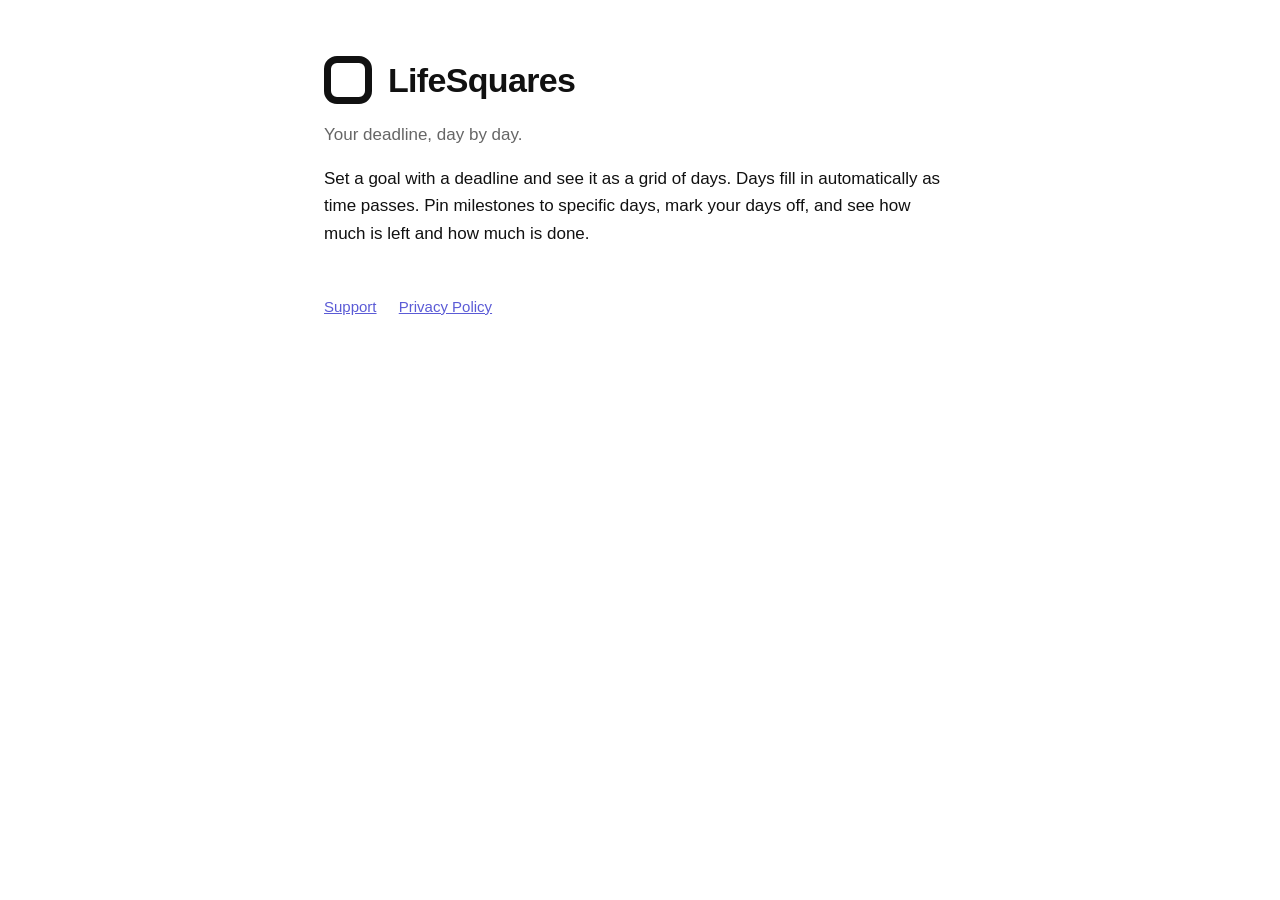
<file: index.html>
<!DOCTYPE html>
<html lang="en">
<head>
<meta charset="utf-8">
<meta name="viewport" content="width=device-width, initial-scale=1">
<title>LifeSquares</title>
<link rel="stylesheet" href="style.css">
</head>
<body>
<main>
  <h1 class="brand large"><span class="logo" aria-hidden="true"></span><span class="wordmark">LifeSquares</span></h1>
  <p class="muted">Your deadline, day by day.</p>
  <p>Set a goal with a deadline and see it as a grid of days. Days fill in automatically as time passes. Pin milestones to specific days, mark your days off, and see how much is left and how much is done.</p>
  <nav>
    <a href="support.html">Support</a>
    <a href="privacy.html">Privacy Policy</a>
  </nav>
</main>
</body>
</html>
</file>
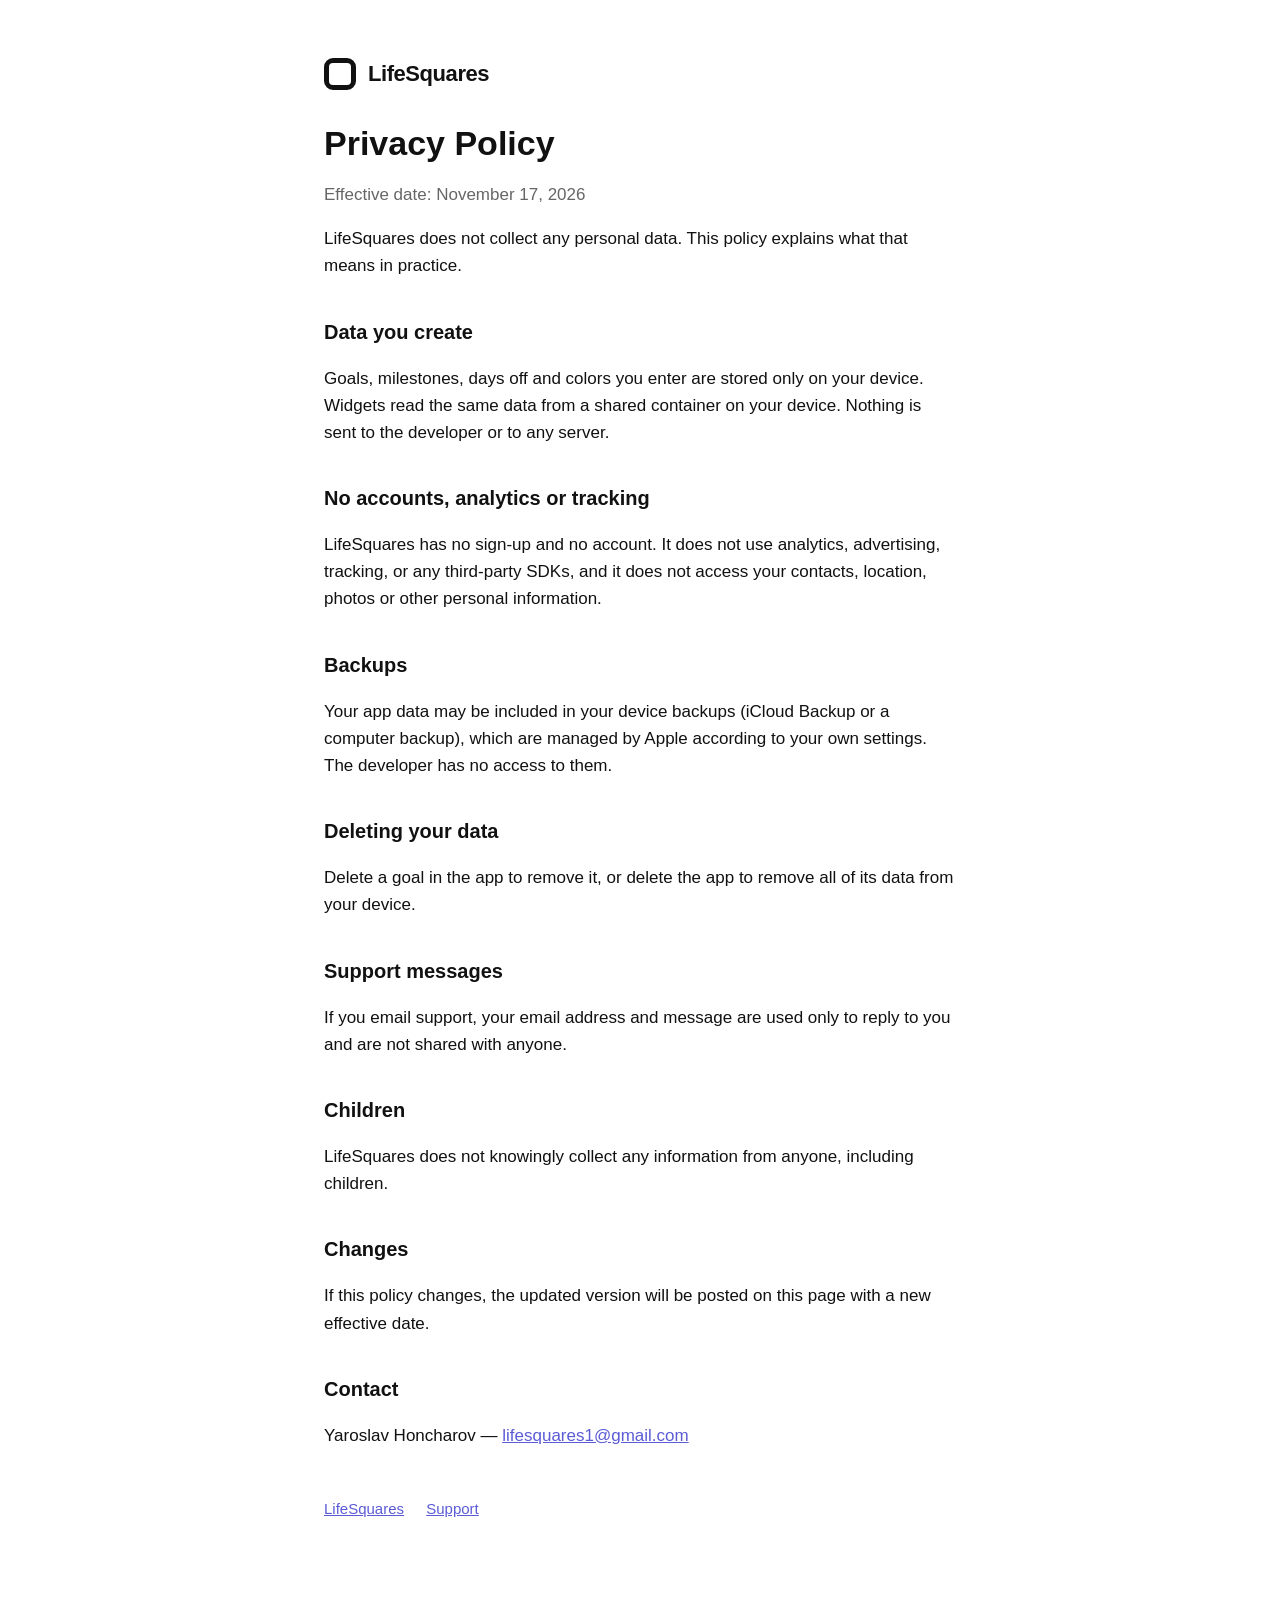
<file: privacy.html>
<!DOCTYPE html>
<html lang="en">
<head>
<meta charset="utf-8">
<meta name="viewport" content="width=device-width, initial-scale=1">
<title>LifeSquares — Privacy Policy</title>
<link rel="stylesheet" href="style.css">
</head>
<body>
<main>
  <a class="brand" href="index.html"><span class="logo" aria-hidden="true"></span><span class="wordmark">LifeSquares</span></a>
  <h1>Privacy Policy</h1>
  <p class="muted">Effective date: November 17, 2026</p>

  <p>LifeSquares does not collect any personal data. This policy explains what that means in practice.</p>

  <h2>Data you create</h2>
  <p>Goals, milestones, days off and colors you enter are stored only on your device. Widgets read the same data from a shared container on your device. Nothing is sent to the developer or to any server.</p>

  <h2>No accounts, analytics or tracking</h2>
  <p>LifeSquares has no sign-up and no account. It does not use analytics, advertising, tracking, or any third-party SDKs, and it does not access your contacts, location, photos or other personal information.</p>

  <h2>Backups</h2>
  <p>Your app data may be included in your device backups (iCloud Backup or a computer backup), which are managed by Apple according to your own settings. The developer has no access to them.</p>

  <h2>Deleting your data</h2>
  <p>Delete a goal in the app to remove it, or delete the app to remove all of its data from your device.</p>

  <h2>Support messages</h2>
  <p>If you email support, your email address and message are used only to reply to you and are not shared with anyone.</p>

  <h2>Children</h2>
  <p>LifeSquares does not knowingly collect any information from anyone, including children.</p>

  <h2>Changes</h2>
  <p>If this policy changes, the updated version will be posted on this page with a new effective date.</p>

  <h2>Contact</h2>
  <p>Yaroslav Honcharov — <a href="mailto:lifesquares1@gmail.com">lifesquares1@gmail.com</a></p>

  <nav>
    <a href="index.html">LifeSquares</a>
    <a href="support.html">Support</a>
  </nav>
</main>
</body>
</html
</file>
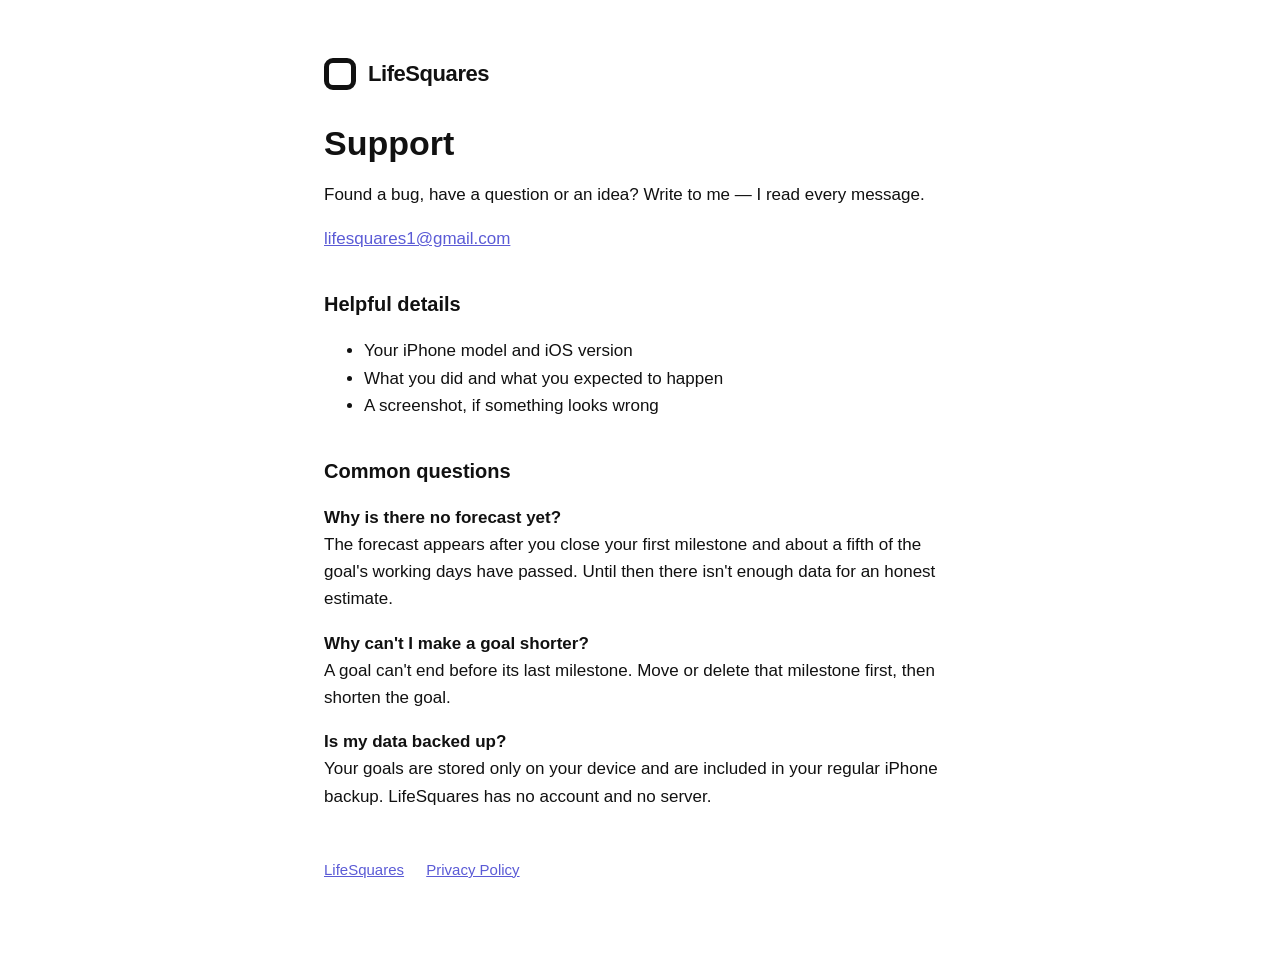
<file: support.html>
<!DOCTYPE html>
<html lang="en">
<head>
<meta charset="utf-8">
<meta name="viewport" content="width=device-width, initial-scale=1">
<title>LifeSquares — Support</title>
<link rel="stylesheet" href="style.css">
</head>
<body>
<main>
  <a class="brand" href="index.html"><span class="logo" aria-hidden="true"></span><span class="wordmark">LifeSquares</span></a>
  <h1>Support</h1>
  <p>Found a bug, have a question or an idea? Write to me — I read every message.</p>
  <p><a href="mailto:lifesquares1@gmail.com">lifesquares1@gmail.com</a></p>

  <h2>Helpful details</h2>
  <ul>
    <li>Your iPhone model and iOS version</li>
    <li>What you did and what you expected to happen</li>
    <li>A screenshot, if something looks wrong</li>
  </ul>

  <h2>Common questions</h2>
  <p><strong>Why is there no forecast yet?</strong><br>
  The forecast appears after you close your first milestone and about a fifth of the goal's working days have passed. Until then there isn't enough data for an honest estimate.</p>
  <p><strong>Why can't I make a goal shorter?</strong><br>
  A goal can't end before its last milestone. Move or delete that milestone first, then shorten the goal.</p>
  <p><strong>Is my data backed up?</strong><br>
  Your goals are stored only on your device and are included in your regular iPhone backup. LifeSquares has no account and no server.</p>

  <nav>
    <a href="index.html">LifeSquares</a>
    <a href="privacy.html">Privacy Policy</a>
  </nav>
</main>
</body>
</html>
</file>
<file: style.css>
:root { color-scheme: light dark; --fg:#111; --muted:#666; --bg:#fff; --accent:#5b5bd6; }
@media (prefers-color-scheme: dark) { :root { --fg:#f2f2f2; --muted:#9a9a9a; --bg:#000; --accent:#8b8bf0; } }
* { box-sizing: border-box; }
body { margin:0; background:var(--bg); color:var(--fg);
  font: 17px/1.6 -apple-system, BlinkMacSystemFont, "SF Pro Text", "Segoe UI", sans-serif; }
main { max-width: 680px; margin: 0 auto; padding: 56px 24px 80px; }
.brand { display:flex; align-items:center; gap:12px; margin-bottom:32px; color:var(--fg); text-decoration:none; }
.logo { width:32px; height:32px; border:5px solid var(--fg); border-radius:9px; flex:none; }
.wordmark { font-size:22px; font-weight:700; letter-spacing:-0.02em; }
.brand.large { gap:16px; margin-bottom:12px; }
.brand.large .logo { width:48px; height:48px; border-width:7px; border-radius:13px; }
.brand.large .wordmark { font-size:34px; }
h1 { font-size: 34px; line-height:1.2; margin: 0 0 8px; }
h2 { font-size: 20px; margin: 36px 0 8px; }
p, li { color: var(--fg); }
.muted { color: var(--muted); }
a { color: var(--accent); }
nav { margin-top: 48px; font-size: 15px; }
nav a { margin-right: 18px; }
</file>
